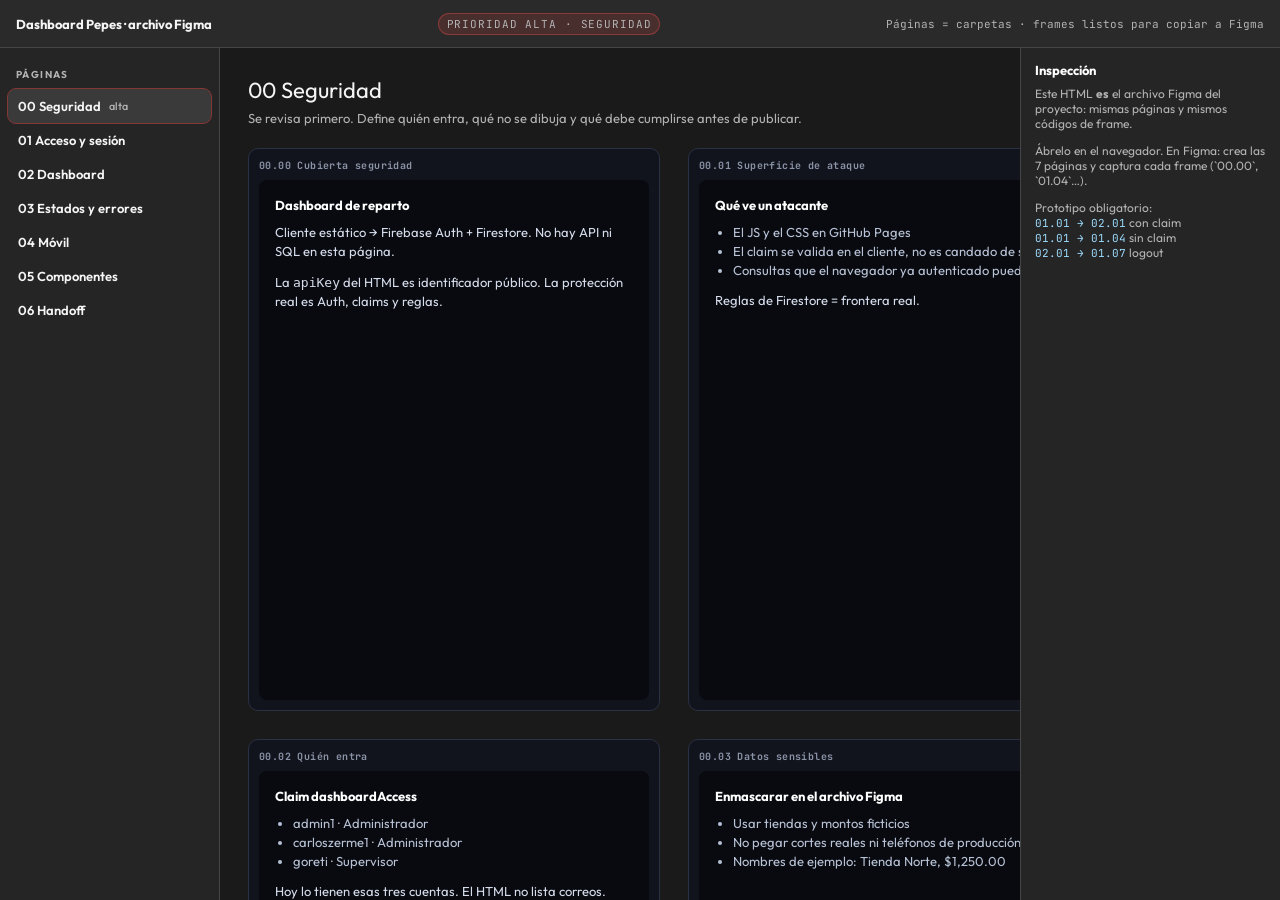
<file: figma/archivo.html>
<!DOCTYPE html>
<html lang="es">
<head>
<meta charset="UTF-8">
<meta name="viewport" content="width=device-width, initial-scale=1.0">
<title>Figma · Dashboard Pepes · Seguridad primero</title>
<link href="https://fonts.googleapis.com/css2?family=Outfit:wght@400;500;600;700;800&family=JetBrains+Mono:wght@400;500&display=swap" rel="stylesheet">
<style>
:root{--bg:#1e1e1e;--panel:#2c2c2c;--line:#444;--figma:#0d99ff;--high:#ff4d4d;--ok:#14ae5e;--text:#f5f5f5;--muted:#b3b3b3;--art:#0b0d12;--green:#00ff9d;--red:#ff4a6e;--amber:#ffaa00;--blue:#3b9eff}
*{box-sizing:border-box;margin:0;padding:0}
body{height:100vh;display:grid;grid-template-columns:220px 1fr 260px;grid-template-rows:48px 1fr;background:var(--bg);color:var(--text);font-family:Outfit,sans-serif;overflow:hidden}
.top{grid-column:1/-1;display:flex;align-items:center;justify-content:space-between;padding:0 16px;border-bottom:1px solid var(--line);background:#2a2a2a}
.top b{font-size:13px}
.top span{font-size:11px;color:var(--muted);font-family:"JetBrains Mono",monospace}
.prio{background:rgba(255,77,77,.15);color:#ff8a8a;border:1px solid rgba(255,77,77,.35);padding:3px 8px;border-radius:99px;font-size:10px;letter-spacing:.08em;text-transform:uppercase}
.pages{border-right:1px solid var(--line);background:#252525;padding:12px 8px;overflow:auto}
.pages h2{font-size:10px;color:var(--muted);letter-spacing:.14em;text-transform:uppercase;padding:8px}
.page-btn{width:100%;text-align:left;border:0;background:transparent;color:var(--text);padding:9px 10px;border-radius:8px;cursor:pointer;font:600 13px Outfit;display:flex;gap:8px;align-items:center}
.page-btn small{color:var(--muted);font-weight:500}
.page-btn.act{background:#3a3a3a}
.page-btn.hot{outline:1px solid rgba(255,77,77,.45)}
.canvas-wrap{background:#1a1a1a;overflow:auto;padding:28px}
.canvas{min-width:1100px}
.page-title{font-size:22px;margin-bottom:6px}
.page-sub{color:var(--muted);font-size:13px;margin-bottom:22px;max-width:720px}
.board{display:flex;flex-wrap:wrap;gap:28px;align-items:flex-start}
.frame{background:#11141c;border:1px solid #2a3144;border-radius:10px;padding:10px}
.frame h3{font-family:"JetBrains Mono",monospace;font-size:10px;color:#8b93a7;margin-bottom:8px;letter-spacing:.04em}
.art{background:#080a0f;border-radius:8px;overflow:hidden;position:relative}
.art.desk{width:390px;min-height:520px}
.art.wide{width:720px;min-height:420px}
.art.phone{width:280px;min-height:520px}
.login-card{margin:72px 28px 0;background:#121826;border:1px solid rgba(255,255,255,.08);border-radius:16px;padding:22px}
.brand{display:flex;gap:10px;align-items:center;margin-bottom:18px}
.mark{width:28px;height:28px;border-radius:8px;background:linear-gradient(135deg,#00ff9d,#00b36e)}
.fld{margin-bottom:12px}
.fld label{display:block;font-size:10px;letter-spacing:.12em;color:#7a87a8;margin-bottom:6px}
.fld input,.fake{width:100%;height:38px;border-radius:8px;border:1px solid rgba(255,255,255,.1);background:#0c1018;color:#e2e8f8;padding:0 10px}
.go{width:100%;height:42px;border:0;border-radius:10px;background:#00ff9d;color:#062016;font-weight:800;margin-top:6px}
.err{margin-top:12px;background:rgba(255,74,110,.12);color:#ff8aa0;border:1px solid rgba(255,74,110,.35);border-radius:8px;padding:10px;font-size:12px}
.ok{margin-top:12px;color:#00ff9d;font-size:12px}
.note{padding:16px;font-size:13px;line-height:1.45;color:#d5dceb}
.note h4{margin-bottom:8px;color:#fff}
.note ul{margin-left:18px;color:#b8c2d6}
.check{display:flex;gap:8px;align-items:flex-start;margin:8px 0;font-size:13px}
.box{width:14px;height:14px;border:1px solid #00ff9d;border-radius:3px;flex:0 0 14px;margin-top:2px}
.dash-head{height:52px;border-bottom:1px solid #222;display:flex;align-items:center;justify-content:space-between;padding:0 14px;font-size:12px}
.pills{display:grid;grid-template-columns:repeat(3,1fr);gap:8px;padding:12px}
.pill{background:#121826;border:1px solid #243;border-radius:10px;padding:10px}
.pill b{display:block;font-family:"JetBrains Mono",monospace;font-size:16px;color:#00ff9d}
.right{border-left:1px solid var(--line);background:#252525;padding:14px;overflow:auto;font-size:12px;color:var(--muted)}
.right h2{color:#fff;font-size:13px;margin-bottom:8px}
.right code{color:#9cdcfe;font-family:"JetBrains Mono",monospace;font-size:11px}
.hidden{display:none}
.proto{margin-top:10px;display:flex;gap:6px;flex-wrap:wrap}
.proto button{border:1px solid #444;background:#333;color:#fff;border-radius:6px;padding:4px 8px;font-size:11px;cursor:pointer}
</style>
</head>
<body>
<div class="top">
  <b>Dashboard Pepes · archivo Figma</b>
  <span class="prio">Prioridad alta · seguridad</span>
  <span>Páginas = carpetas · frames listos para copiar a Figma</span>
</div>
<nav class="pages">
  <h2>Páginas</h2>
  <button class="page-btn hot act" data-page="p00">00 Seguridad <small>alta</small></button>
  <button class="page-btn" data-page="p01">01 Acceso y sesión</button>
  <button class="page-btn" data-page="p02">02 Dashboard</button>
  <button class="page-btn" data-page="p03">03 Estados y errores</button>
  <button class="page-btn" data-page="p04">04 Móvil</button>
  <button class="page-btn" data-page="p05">05 Componentes</button>
  <button class="page-btn" data-page="p06">06 Handoff</button>
</nav>
<main class="canvas-wrap">
  <section id="p00" class="canvas">
    <div class="page-title">00 Seguridad</div>
    <p class="page-sub">Se revisa primero. Define quién entra, qué no se dibuja y qué debe cumplirse antes de publicar.</p>
    <div class="board">
      <div class="frame"><h3>00.00 Cubierta seguridad</h3><div class="art desk"><div class="note"><h4>Dashboard de reparto</h4><p>Cliente estático → Firebase Auth + Firestore. No hay API ni SQL en esta página.</p><p style="margin-top:12px">La <code>apiKey</code> del HTML es identificador público. La protección real es Auth, claims y reglas.</p></div></div></div>
      <div class="frame"><h3>00.01 Superficie de ataque</h3><div class="art desk"><div class="note"><h4>Qué ve un atacante</h4><ul><li>El JS y el CSS en GitHub Pages</li><li>El claim se valida en el cliente, no es candado de servidor</li><li>Consultas que el navegador ya autenticado puede hacer</li></ul><p style="margin-top:12px">Reglas de Firestore = frontera real.</p></div></div></div>
      <div class="frame"><h3>00.02 Quién entra</h3><div class="art desk"><div class="note"><h4>Claim dashboardAccess</h4><ul><li>admin1 · Administrador</li><li>carloszerme1 · Administrador</li><li>goreti · Supervisor</li></ul><p style="margin-top:12px">Hoy lo tienen esas tres cuentas. El HTML no lista correos.</p><p style="margin-top:12px;color:#ff8aa0">Sin claim, inactiva o repartidor → 01.04, nunca el dashboard.</p></div></div></div>
      <div class="frame"><h3>00.03 Datos sensibles</h3><div class="art desk"><div class="note"><h4>Enmascarar en el archivo Figma</h4><ul><li>Usar tiendas y montos ficticios</li><li>No pegar cortes reales ni teléfonos de producción</li><li>Nombres de ejemplo: Tienda Norte, $1,250.00</li></ul></div></div></div>
      <div class="frame"><h3>00.04 Prohibido en UI</h3><div class="art desk"><div class="note"><h4>Nunca diseñar</h4><ul><li>PIN, hashes, userCredentials</li><li>Tokens o custom claims en pantalla</li><li>Hints de login (“usa admin1 / 0000”)</li><li>Errores técnicos tipo INTERNAL</li></ul></div></div></div>
      <div class="frame"><h3>00.05 Checklist pre-publicar</h3><div class="art desk"><div class="note"><h4>No publicar si falla uno</h4><div class="check"><i class="box"></i> Dashboard oculto sin sesión</div><div class="check"><i class="box"></i> Sesión de pestaña, no persistencia infinita</div><div class="check"><i class="box"></i> Sin claim dashboardAccess → mensaje de rechazo</div><div class="check"><i class="box"></i> Textos escapados (nombres, teléfonos)</div><div class="check"><i class="box"></i> Se publican HTML + CSS + JS juntos</div></div></div></div>
    </div>
  </section>

  <section id="p01" class="canvas hidden">
    <div class="page-title">01 Acceso y sesión</div>
    <p class="page-sub">Prototipo: éxito con claim → 02.01 · sin claim → 01.04 · logout → 01.07.</p>
    <div class="board">
      <div class="frame"><h3>01.01 Login vacío</h3><div class="art desk"><div class="login-card"><div class="brand"><div class="mark"></div><div><b>Pastelería Pepes</b><div style="color:#7a87a8;font-size:12px">Acceso supervisor / encargado</div></div></div><div class="fld"><label>CORREO</label><input placeholder=""></div><div class="fld"><label>CONTRASEÑA</label><input type="password"></div><button class="go">Entrar al dashboard</button></div></div></div>
      <div class="frame"><h3>01.02 Login cargando</h3><div class="art desk"><div class="login-card"><div class="brand"><div class="mark"></div><div><b>Pastelería Pepes</b></div></div><div class="fld"><label>CORREO</label><div class="fake"></div></div><div class="fld"><label>CONTRASEÑA</label><div class="fake"></div></div><button class="go" style="opacity:.5">Verificando…</button></div></div></div>
      <div class="frame"><h3>01.03 Error credenciales</h3><div class="art desk"><div class="login-card"><div class="brand"><div class="mark"></div><div><b>Pastelería Pepes</b></div></div><div class="fld"><label>CORREO</label><div class="fake"></div></div><div class="fld"><label>CONTRASEÑA</label><div class="fake"></div></div><button class="go">Entrar al dashboard</button><div class="err">Usuario o contraseña incorrectos</div></div></div></div>
      <div class="frame"><h3>01.04 Error sin permiso</h3><div class="art desk"><div class="login-card"><div class="brand"><div class="mark"></div><div><b>Pastelería Pepes</b></div></div><div class="fld"><label>CORREO</label><div class="fake"></div></div><div class="fld"><label>CONTRASEÑA</label><div class="fake"></div></div><button class="go">Entrar al dashboard</button><div class="err">Esta cuenta no tiene acceso al dashboard.</div></div></div></div>
      <div class="frame"><h3>01.05 Error desactivada</h3><div class="art desk"><div class="login-card"><div class="err" style="margin-top:80px">La cuenta está desactivada.</div></div></div></div>
      <div class="frame"><h3>01.06 Error de red</h3><div class="art desk"><div class="login-card"><div class="err" style="margin-top:80px">No se pudo conectar con Firebase. Revisa tu conexión.</div></div></div></div>
      <div class="frame"><h3>01.07 Sesión cerrada</h3><div class="art desk"><div class="login-card"><div class="note"><h4>Logout</h4><p>Shell oculto. Listeners cancelados. Sin cifras residuales.</p></div></div></div></div>
      <div class="frame"><h3>01.08 Token expirado</h3><div class="art desk"><div class="login-card"><div class="note"><h4>Sesión caducada</h4><p>Volver a 01.01. No dejar tablas visibles detrás del login.</p></div></div></div></div>
    </div>
  </section>

  <section id="p02" class="canvas hidden">
    <div class="page-title">02 Dashboard</div>
    <p class="page-sub">Solo visible con dashboardAccess. Datos de ejemplo, no de producción.</p>
    <div class="board">
      <div class="frame"><h3>02.01 Resumen en vivo</h3><div class="art wide"><div class="dash-head"><b>Pastelería Pepes</b><span style="color:#00ff9d">● En vivo 14:02</span></div><div class="pills"><div class="pill">Vendido<b>$12,480</b></div><div class="pill">Cobrado<b>$11,200</b></div><div class="pill">Pendiente<b>$1,280</b></div></div></div></div>
      <div class="frame"><h3>02.02 Preliminar vs corte</h3><div class="art wide"><div class="note"><h4>Finanzas</h4><p><span style="color:#ffaa00">Preliminar</span> mientras no hay corte cerrado. <span style="color:#00ff9d">Definitivo</span> solo con corte.</p></div></div></div>
      <div class="frame"><h3>02.04 Exportar listo</h3><div class="art desk"><div class="note"><h4>⬇ Exportar Excel</h4><p class="ok">Activo: snapshot completo, sin colecciones bloqueantes.</p></div></div></div>
      <div class="frame"><h3>02.05 Exportar bloqueado</h3><div class="art desk"><div class="note"><h4>⬇ Exportar Excel</h4><p style="color:#ff8aa0">Disabled: datos incompletos o actualización parcial.</p></div></div></div>
    </div>
  </section>

  <section id="p03" class="canvas hidden">
    <div class="page-title">03 Estados y errores</div>
    <div class="board">
      <div class="frame"><h3>03.01 Cargando</h3><div class="art wide"><div class="note">Skeletons. Usuario ya autenticado.</div></div></div>
      <div class="frame"><h3>03.02 Vacío</h3><div class="art wide"><div class="note">Hay datos en Firebase, pero no en este rango.</div></div></div>
      <div class="frame"><h3>03.03 Parcial</h3><div class="art wide"><div class="err">Actualización parcial. No se pudo escuchar: visits.</div></div></div>
      <div class="frame"><h3>03.04 Catálogo limitado</h3><div class="art wide"><div class="err">Cifras completas, pero sin acceso a users; se muestran identificadores en lugar de nombres.</div></div></div>
      <div class="frame"><h3>03.05 Rango inválido</h3><div class="art wide"><div class="err">El rango máximo es de 31 días.</div></div></div>
    </div>
  </section>

  <section id="p04" class="canvas hidden">
    <div class="page-title">04 Móvil</div>
    <p class="page-sub">390px. Login y rechazo de acceso son obligatorios.</p>
    <div class="board">
      <div class="frame"><h3>04.01 Login</h3><div class="art phone"><div class="login-card" style="margin:40px 16px"><div class="brand"><div class="mark"></div><b>Pepes</b></div><div class="fld"><label>CORREO</label><input></div><div class="fld"><label>CONTRASEÑA</label><input type="password"></div><button class="go">Entrar</button></div></div></div>
      <div class="frame"><h3>04.02 Sin acceso</h3><div class="art phone"><div class="login-card" style="margin:40px 16px"><button class="go">Entrar</button><div class="err">Esta cuenta no tiene acceso al dashboard.</div></div></div></div>
    </div>
  </section>

  <section id="p05" class="canvas hidden">
    <div class="page-title">05 Componentes</div>
    <div class="board">
      <div class="frame"><h3>Password</h3><div class="art desk"><div class="login-card"><div class="fld"><label>CONTRASEÑA</label><input type="password" value="••••••••"></div></div></div></div>
      <div class="frame"><h3>Alerta segura</h3><div class="art desk"><div class="login-card"><div class="err">Usuario o contraseña incorrectos</div><p class="note">Sin INTERNAL, sin stack, sin “usuario no existe”.</p></div></div></div>
      <div class="frame"><h3>Export states</h3><div class="art desk"><div class="note"><p>disabled / ready</p><p style="margin-top:10px"><span class="prio">disabled</span> &nbsp; <span style="color:#00ff9d">ready</span></p></div></div></div>
    </div>
  </section>

  <section id="p06" class="canvas hidden">
    <div class="page-title">06 Handoff</div>
    <div class="board">
      <div class="frame"><h3>06.01 Publicar</h3><div class="art wide"><div class="note"><h4>index.html + dashboard.css + dashboard.js</h4><p>GitHub Pages · main. Los tres archivos juntos. No SQL. No redeploy de reglas salvo pedido.</p><p style="margin-top:12px">Un usuario nuevo solo entra si seguridad + producto le ponen el claim dashboardAccess.</p></div></div></div>
    </div>
  </section>
</main>
<aside class="right">
  <h2>Inspección</h2>
  <p>Este HTML <strong>es</strong> el archivo Figma del proyecto: mismas páginas y mismos códigos de frame.</p>
  <p style="margin:12px 0">Ábrelo en el navegador. En Figma: crea las 7 páginas y captura cada frame (`00.00`, `01.04`…).</p>
  <p>Prototipo obligatorio:</p>
  <p><code>01.01 → 02.01</code> con claim</p>
  <p><code>01.01 → 01.04</code> sin claim</p>
  <p><code>02.01 → 01.07</code> logout</p>
</aside>
<script>
document.querySelectorAll(".page-btn").forEach(btn=>{
  btn.onclick=()=>{
    document.querySelectorAll(".page-btn").forEach(b=>b.classList.remove("act"));
    btn.classList.add("act");
    document.querySelectorAll("main .canvas").forEach(p=>p.classList.add("hidden"));
    document.getElementById(btn.dataset.page).classList.remove("hidden");
  };
});
</script>
</body>
</html>
</file>
